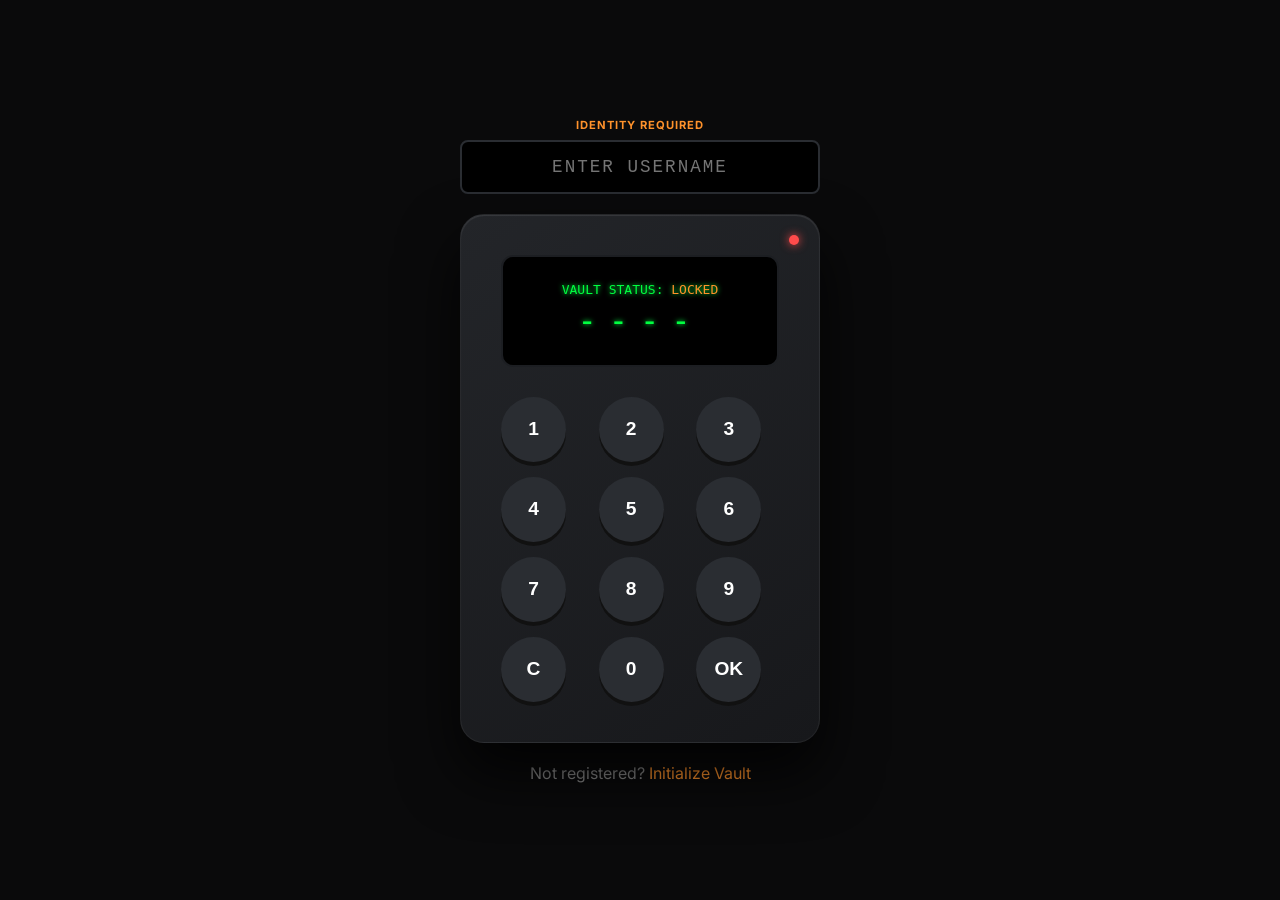
<file: index.html>
<!DOCTYPE html>
<html lang="en">
<head>
    <meta charset="UTF-8">
    <meta name="viewport" content="width=device-width, initial-scale=1.0">
    <title>Vaultify | Secure Entry</title>
    <link rel="stylesheet" href="main.css">
    <link rel="stylesheet" href="locker.css">
</head>
<body>

    <div class="auth-container">
        <div class="locker-wrapper" id="mainLocker">
            <div class="input-group" style="margin-bottom: 20px;">
                <label>IDENTITY REQUIRED</label>
                <input type="text" id="loginUser" placeholder="ENTER USERNAME" autocomplete="off" 
                       style="text-align: center; letter-spacing: 2px;">
            </div>

            <div class="locker-panel">
                <div class="status-led" id="statusLed"></div>
                
                <div class="vault-screen">
                    <div class="user-label">VAULT STATUS: <span id="displayStatus" style="color: var(--primary-orange);">LOCKED</span></div>
                    <div class="pin-display" id="pinDisplay">----</div>
                </div>

                <div class="keypad">
                    <button onclick="pressKey(1)">1</button>
                    <button onclick="pressKey(2)">2</button>
                    <button onclick="pressKey(3)">3</button>
                    <button onclick="pressKey(4)">4</button>
                    <button onclick="pressKey(5)">5</button>
                    <button onclick="pressKey(6)">6</button>
                    <button onclick="pressKey(7)">7</button>
                    <button onclick="pressKey(8)">8</button>
                    <button onclick="pressKey(9)">9</button>
                    <button onclick="clearPin()" class="btn-c">C</button>
                    <button onclick="pressKey(0)">0</button>
                    <button onclick="verifyAccess()" class="btn-ok">OK</button>
                </div>
            </div>
            <p class="reg-link" style="margin-top: 20px; color: #888;">
                Not registered? <a href="register.html" style="color: var(--primary-orange); text-decoration: none;">Initialize Vault</a>
            </p>
        </div>
    </div>

    <div id="vaultOverlay" class="vault-overlay">
        <div class="vaultify-logo" id="finalLogo">
            VAULT<span>IFY</span>
        </div>
        <div class="access-msg" id="accessMsg">ACCESS GRANTED</div>
    </div>

    <script src="auth.js"></script>
</body>
</html>
</file>
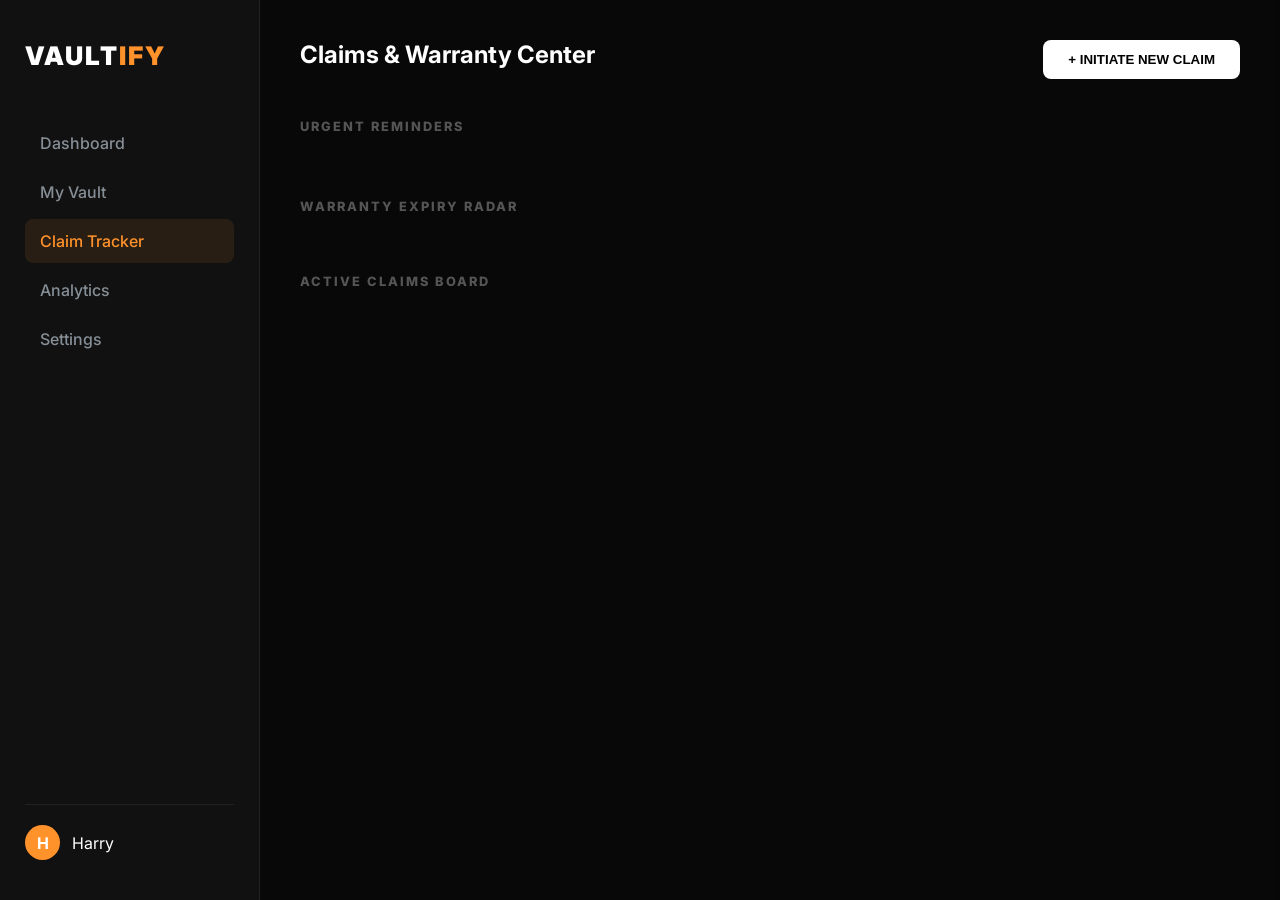
<file: claims.html>
<!DOCTYPE html>
<html lang="en">
<head>
    <meta charset="UTF-8">
    <title>Vaultify | Claim Pro Tracker</title>
    <link rel="stylesheet" href="dashboard.css">
    <link rel="stylesheet" href="claims.css">
    <link rel="stylesheet" href="main.css">
    <script src="main.js"></script>
</head>
<body class="dash-container">

    <aside class="sidebar">
        <div class="brand">VAULT<span>IFY</span></div>
        <nav class="side-nav">
            <a href="dashboard.html" class="nav-link">Dashboard</a>
            <a href="vault.html" class="nav-link">My Vault</a>
            <a href="claims.html" class="nav-link active">Claim Tracker</a>
            <a href="analytics.html" class="nav-link">Analytics</a>
            <a href="settings.html" class="nav-link">Settings</a>
        </nav>
        <div class="user-profile">
            <div class="user-avatar" id="userInitial">U</div>
            <span id="userNameDisplay">HARRY</span>
        </div>
    </aside>

    <main class="main-viewport">
        <header class="dash-header">
            <h2 class="page-title">Claims & Warranty Center</h2>
            <button class="add-btn" onclick="openClaimInitiator()">+ INITIATE NEW CLAIM</button>
        </header>

        <section class="dash-section">
            <h3 class="section-label">URGENT REMINDERS</h3>
            <div class="reminder-flex" id="reminderContainer"></div>
        </section>

        <section class="dash-section">
            <h3 class="section-label">WARRANTY EXPIRY RADAR</h3>
            <div class="expiry-radar-grid" id="expiryRadar"></div>
        </section>

        <section class="dash-section">
            <h3 class="section-label">ACTIVE CLAIMS BOARD</h3>
            <div class="claims-list" id="activeClaimsList"></div>
        </section>
    </main>

    <div id="initiateModal" class="modal-overlay" style="display: none;">
        <div class="modal-card">
            <div class="modal-header"><h3>Launch New Claim</h3></div>
            <div class="input-group">
                <label>Select Product from Vault</label>
                <select id="claimItemSelect" class="pro-input"></select>
            </div>
            <div class="input-group">
                <label>Claim Reason / Issue Description</label>
                <textarea id="issueDesc" rows="4" class="pro-input" placeholder="Explain the fault details..."></textarea>
            </div>
            <div class="modal-btns">
                <button onclick="closeModal('initiateModal')" class="btn-cancel">Discard</button>
                <button onclick="submitClaim()" class="btn-save">Submit Claim</button>
            </div>
        </div>
    </div>

    <div id="workspaceDrawer" class="overview-drawer">
        <div id="drawerUI"></div>
    </div>

    <script src="claims.js"></script>
</body>
</html>
</file>
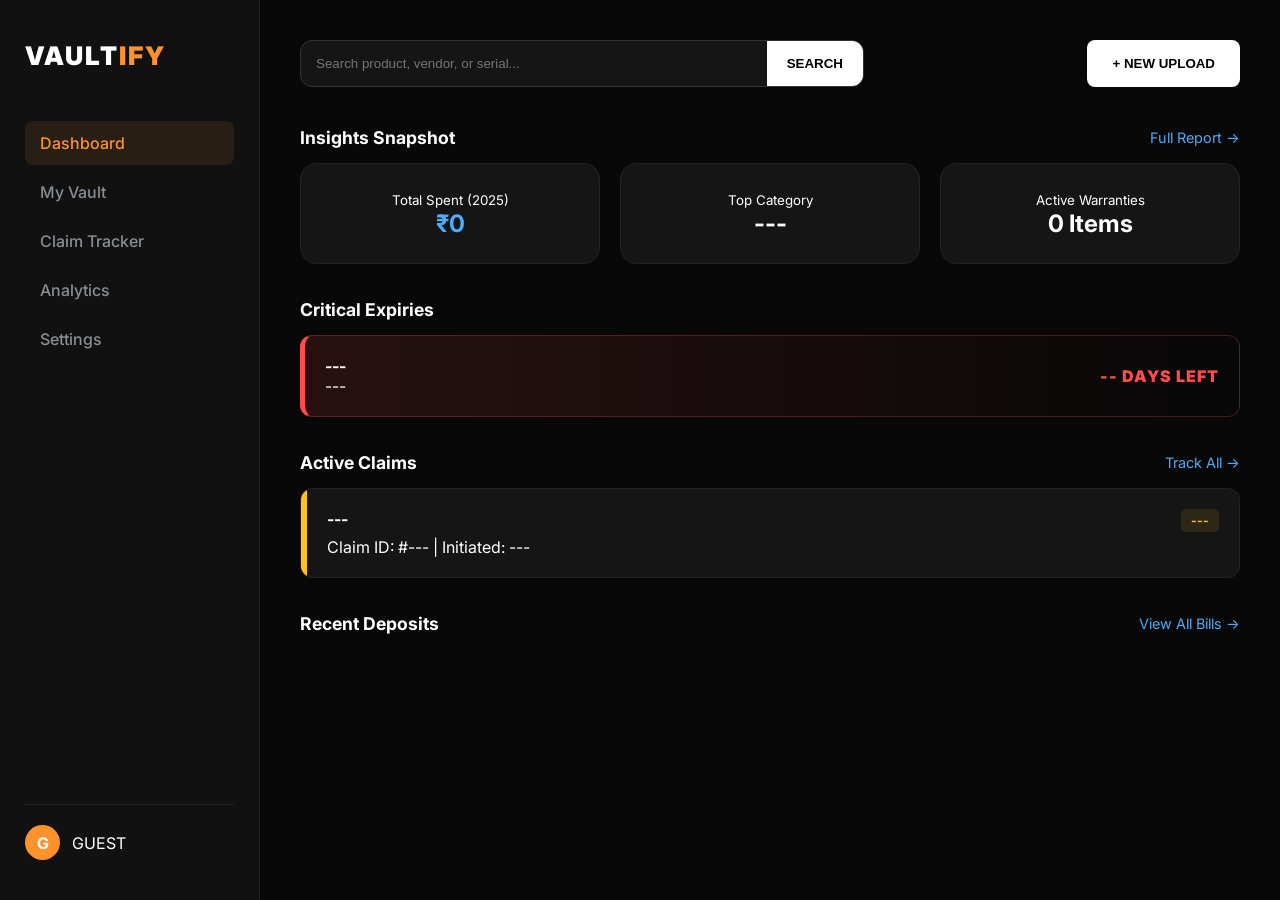
<file: dashboard.html>
<!DOCTYPE html>
<html lang="en">
<head>
    <meta charset="UTF-8">
    <title>Vaultify | Command Center</title>
    <link rel="stylesheet" href="main.css">
    <link rel="stylesheet" href="dashboard.css">
    <script src="main.js"></script>
</head>
<body class="dash-container">

    <aside class="sidebar">
        <div class="brand">VAULT<span>IFY</span></div>
        <nav class="side-nav">
            <a href="dashboard.html" class="nav-link active">Dashboard</a>
            <a href="vault.html" class="nav-link">My Vault</a>
            <a href="claims.html" class="nav-link">Claim Tracker</a>
            <a href="analytics.html" class="nav-link">Analytics</a>
            <a href="settings.html" class="nav-link">Settings</a>
        </nav>
        <div class="user-profile">
            <div class="user-avatar" id="userInitial">U</div>
            <span id="userNameDisplay">LOADING...</span>
        </div>
    </aside>

    <main class="main-viewport">
        <header class="dash-header">
            <div class="search-wrapper">
                <input type="text" id="globalSearch" placeholder="Search product, vendor, or serial...">
                <button class="scan-btn">SEARCH</button>
            </div>
            <button class="add-btn">+ NEW UPLOAD</button>
        </header>

        <section class="dash-section">
            <div class="section-header">
                <h3>Insights Snapshot</h3>
                <a href="analytics.html">Full Report →</a>
            </div>
            <div class="insights-grid">
                <div class="insight-card"><small>Total Spent (2025)</small><h2 class="text-blue" id="statTotal">₹0</h2></div>
                <div class="insight-card"><small>Top Category</small><h2 id="statCategory">---</h2></div>
                <div class="insight-card"><small>Active Warranties</small><h2 id="statCount">0 Items</h2></div>
            </div>
        </section>

        <section class="dash-section" id="expirySection">
            <div class="section-header"><h3>Critical Expiries</h3></div>
            <div class="expiry-banner">
                <div class="expiry-content">
                    <strong id="expName">---</strong>
                    <p id="expDetail">---</p>
                </div>
                <div class="countdown" id="expDays">-- DAYS LEFT</div>
            </div>
        </section>

        <section class="dash-section">
            <div class="section-header">
                <h3>Active Claims</h3>
                <a href="claims.html">Track All →</a>
            </div>
            <div class="claim-item-detailed">
                <div class="status-bar-yellow"></div>
                <div class="claim-info">
                    <div class="claim-top">
                        <strong id="claimName">---</strong>
                        <span class="badge-yellow" id="claimStatus">---</span>
                    </div>
                    <p id="claimMeta">Claim ID: #--- | Initiated: ---</p>
                </div>
            </div>
        </section>

        <section class="dash-section">
            <div class="section-header">
                <h3>Recent Deposits</h3>
                <a href="vault.html">View All Bills →</a>
            </div>
            <div class="deposits-flex" id="depositsContainer">
                </div>
        </section>
    </main>

    <script src="dashboard.js"></script>
</body>
</html>
</file>
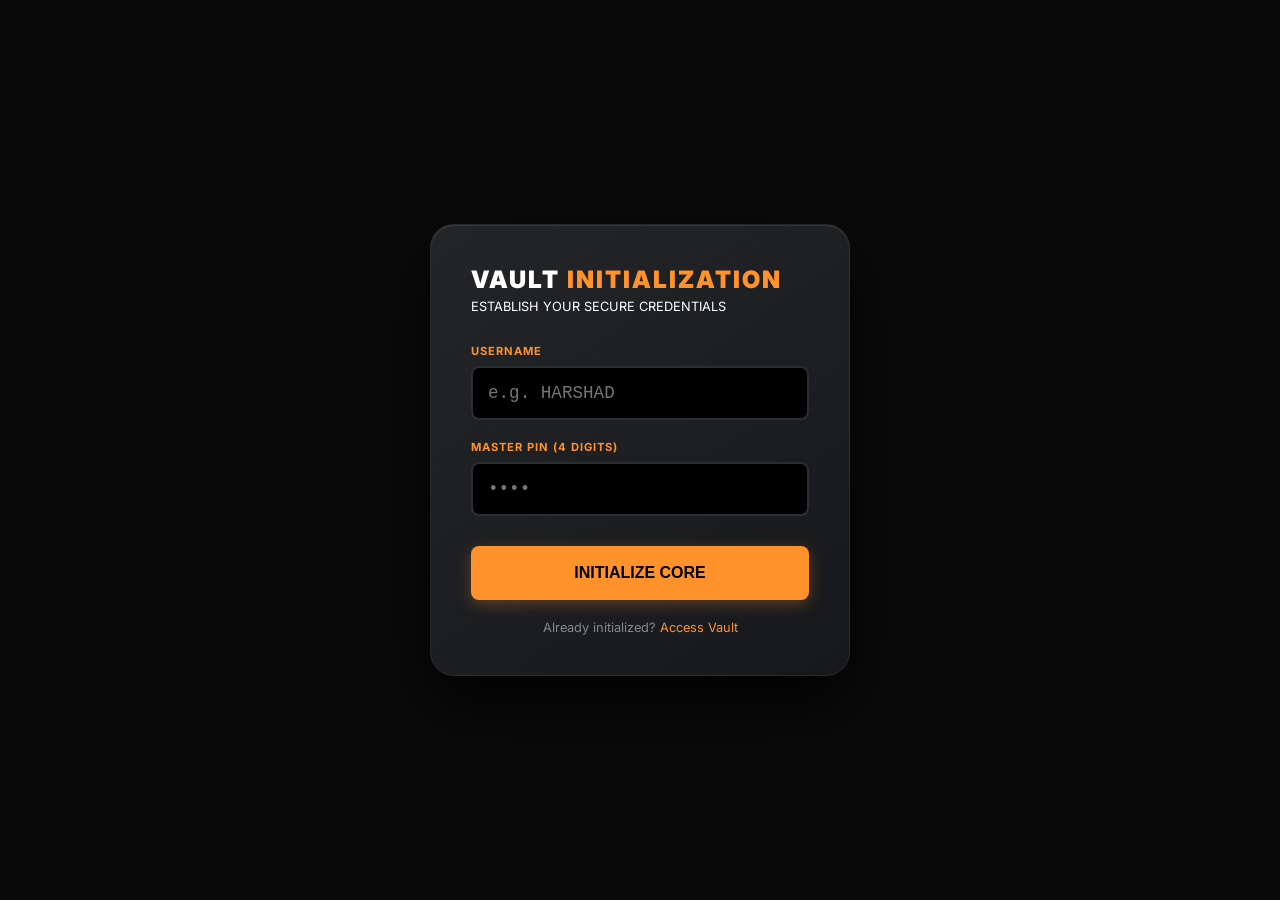
<file: register.html>
<!DOCTYPE html>
<html lang="en">
<head>
    <meta charset="UTF-8">
    <meta name="viewport" content="width=device-width, initial-scale=1.0">
    <title>Vaultify | Initialize Vault</title>
    <link rel="stylesheet" href="main.css">
    <link rel="stylesheet" href="locker.css">
</head>
<body>

    <div class="auth-container">
        <div class="locker-panel registration-panel">
            <h2 class="auth-title">VAULT <span>INITIALIZATION</span></h2>
            <p class="auth-subtitle">Establish your secure credentials</p>

            <div class="input-group">
                <label>USERNAME</label>
                <input type="text" id="regUser" placeholder="e.g. HARSHAD" autocomplete="off">
            </div>

            <div class="input-group">
                <label>MASTER PIN (4 DIGITS)</label>
                <input type="password" id="regPin" maxlength="4" placeholder="••••" autocomplete="off">
            </div>

            <button class="btn-vault-action" onclick="initializeVault()">
                INITIALIZE CORE
            </button>

            <p class="auth-switch" style="margin-top: 20px; text-align: center; font-size: 0.8rem; color: #888;">
                Already initialized? <a href="login.html" style="color: var(--primary-orange); text-decoration: none;">Access Vault</a>
            </p>
        </div>
    </div>

    <div id="initOverlay" class="init-overlay">
        <div class="scanning-bar"></div>
        <div class="init-text">ENCRYPTING VAULT CORE... <span id="percent">0%</span></div>
    </div>

    <script src="register.js"></script>
</body>
</html>
</file>
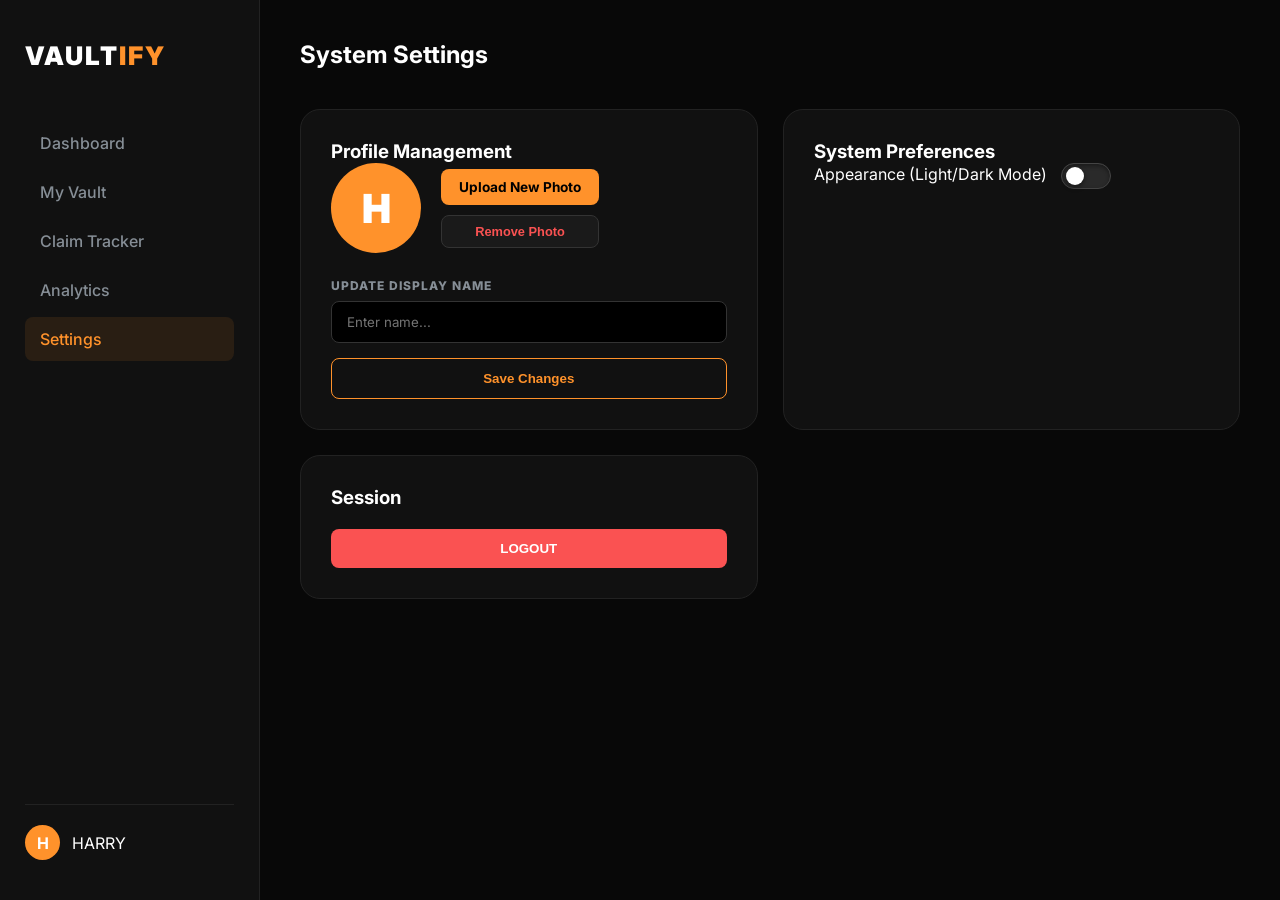
<file: settings.html>
<!DOCTYPE html>
<html lang="en">
<head>
    <meta charset="UTF-8">
    <title>Vaultify | Settings</title>
    <link rel="stylesheet" href="main.css">
    <link rel="stylesheet" href="dashboard.css">
    <link rel="stylesheet" href="settings.css">
    <script src="main.js"></script>
</head>
<body class="dash-container">

    <aside class="sidebar">
        <div class="brand">VAULT<span>IFY</span></div>
        <nav class="side-nav">
            <a href="dashboard.html" class="nav-link">Dashboard</a>
            <a href="vault.html" class="nav-link">My Vault</a>
            <a href="claims.html" class="nav-link">Claim Tracker</a>
            <a href="analytics.html" class="nav-link">Analytics</a>
            <a href="settings.html" class="nav-link active">Settings</a>
        </nav>
        <div class="user-profile">
            <div class="user-avatar" id="sidebarAvatar">U</div>
            <span id="userNameDisplay">HARRY</span>
        </div>
    </aside>

    <main class="main-viewport">
        <header class="dash-header">
            <h2 class="page-title">System Settings</h2>
        </header>

        <section class="settings-grid">
            <div class="settings-card">
                <h3>Profile Management</h3>
                <div class="profile-edit-zone">
                    <div class="large-avatar" id="settingsAvatar">H</div>
                    <div class="upload-controls">
                        <label for="avatarUpload" class="upload-label">Upload New Photo</label>
                        <input type="file" id="avatarUpload" hidden accept="image/*">
                        <button class="remove-btn" onclick="removeAvatar()">Remove Photo</button>
                    </div>
                </div>
                <div class="input-group">
                    <label>Update Display Name</label>
                    <input type="text" id="newNameInput" placeholder="Enter name...">
                </div>
                <button class="save-btn" onclick="saveProfileChanges()">Save Changes</button>
            </div>

            <div class="settings-card">
                <h3>System Preferences</h3>
                <div class="preference-item">
                    <span>Appearance (Light/Dark Mode)</span>
                    <label class="switch">
                        <input type="checkbox" id="themeToggle" onchange="toggleTheme()">
                        <span class="slider"></span>
                    </label>
                </div>
            </div>

            <div class="settings-card logout-zone">
                <h3>Session</h3>
                <button class="logout-btn" onclick="handleLogout()">LOGOUT</button>
            </div>
        </section>
    </main>

    <script src="settings.js"></script>
</body>
</html>
</file>
<file: main.css>
@import url('https://fonts.googleapis.com/css2?family=Inter:wght@400;700;900&display=swap');

:root {
    --primary-orange: #FF922B;
    --vault-dark: #0a0a0b;
    --panel-metal: linear-gradient(145deg, #232529, #17181b);
    --display-green: #00FF41;
    --white: #ffffff;
    --shadow-locker: 0 30px 60px rgba(0,0,0,0.8);
}

* { box-sizing: border-box; margin: 0; padding: 0; }

body {
    font-family: 'Inter', sans-serif;
    background-color: var(--vault-dark);
    color: var(--white);
    min-height: 100vh; 
    overflow-x: hidden; 
}

/* --- LIGHT MODE SUPREMACY: CONSOLIDATED MASTER OVERRIDES --- */
body.light-mode { 
    background-color: #f1f3f5 !important; 
    color: #1a1a1b !important; 
}

/* 1. LAYOUT & SIDEBAR */
body.light-mode .dash-container { background: #f8f9fa; }
body.light-mode .sidebar { 
    background: #ffffff !important; 
    border-right: 1px solid #dee2e6 !important; 
    box-shadow: 4px 0 15px rgba(0,0,0,0.03);
}
body.light-mode .nav-link { color: #5c636a !important; }
body.light-mode .nav-link.active, 
body.light-mode .nav-link:hover { 
    background: rgba(255, 146, 43, 0.1) !important; 
    color: var(--primary-orange) !important; 
    font-weight: 800;
}

/* 2. CARD ELEVATION (Settings, Insights, Metrics) */
body.light-mode .insight-card, 
body.light-mode .deposit-card, 
body.light-mode .metric-card, 
body.light-mode .chart-wrapper,
body.light-mode .ledger-card,
body.light-mode .folder-card,
body.light-mode .claim-row,
body.light-mode .expiry-card,
body.light-mode .settings-card,
body.light-mode .rem-card,
body.light-mode .claim-item-detailed { 
    background: #ffffff !important; 
    border: 1px solid #dee2e6 !important; 
    color: #111112 !important; 
    box-shadow: 0 4px 6px rgba(0,0,0,0.02), 0 10px 20px rgba(0,0,0,0.05) !important;
}

/* FIX 1: Dashboard Active Claims (Force White Background & Dark Text) */
body.light-mode .claim-item-detailed { background: #ffffff !important; color: #1a1a1b !important; }
body.light-mode .claim-info strong { color: #1a1a1b !important; }
body.light-mode .claim-info span { color: #6c757d !important; }

/* FIX 2: Vault Folder Image Boxes & Text */
body.light-mode .preview-box, 
body.light-mode .visual-sleeve { background: #e9ecef !important; border: 1px solid #dee2e6; }
body.light-mode .folder-card p { color: #1a1a1b !important; font-weight: 700; }
body.light-mode .chip { background: #ffffff !important; color: #495057 !important; border: 1px solid #dee2e6 !important; }
body.light-mode .chip.active { background: #fff4e6 !important; color: var(--primary-orange) !important; border-color: var(--primary-orange) !important; }

/* 3. VAULT LEDGER: HIGH VISIBILITY */
body.light-mode .vault-table thead th {
    background: #212529 !important; /* Dark anchor header */
    color: #ffffff !important;
    text-transform: uppercase;
    letter-spacing: 1.5px;
    font-size: 0.75rem;
}
body.light-mode .vault-table td {
    color: #111112 !important; 
    border-bottom: 1px solid #f1f3f5;
    font-weight: 600;
}

/* 4. EXPIRY & STATUS PARAMETERS */
/* Red Alert */
body.light-mode .expiry-banner, 
body.light-mode .expiry-card.status-red,
body.light-mode .expiry-card.expired,
body.light-mode .rem-card.urgent {
    background: #fff5f5 !important;
    border: 1px solid #ffc9c9 !important;
    border-left: 5px solid #fa5252 !important;
}
body.light-mode .countdown, 
body.light-mode .days-left-red,
body.light-mode .status-red,
body.light-mode #expDays,
body.light-mode .expiry-card.status-red b { 
    color: #e03131 !important; 
    font-weight: 900 !important; 
}

/* FIX 3: Claims Radar Green Border & Reminders */
body.light-mode .expiry-card { border-left: 6px solid #40c057 !important; }
body.light-mode .rem-card { background: #ffffff !important; border-left: 4px solid #4dabf7 !important; color: #1a1a1b !important; }
body.light-mode .rem-card p { color: #6c757d !important; }

/* Green Alert & Verified */
body.light-mode .tag-verified, 
body.light-mode .status-green,
body.light-mode .status-safe,
body.light-mode .expiry-card:not(.expired) b {
    background: #ebfbee !important;
    color: #087f5b !important;
    border: 1px solid #b2f2bb !important;
    font-weight: 700;
}

/* 5. INPUTS & FORMS (Settings Fix) */
body.light-mode .input-group input,
body.light-mode .pro-input,
body.light-mode .status-select,
body.light-mode input[type="text"],
body.light-mode input[type="number"] {
    background: #ffffff !important;
    border: 1px solid #ced4da !important;
    color: #111112 !important;
}

body.light-mode .input-group label,
body.light-mode .section-label,
body.light-mode .metric-card label { 
    color: #6c757d !important; 
    font-weight: 800; 
    text-transform: uppercase;
}

/* FIX 5: Settings Buttons & Toggle */
body.light-mode .remove-btn, 
body.light-mode .settings-card button:not(.save-btn, .logout-btn) {
    background: #f8f9fa !important;
    color: #495057 !important;
    border: 1px solid #dee2e6 !important;
}
body.light-mode .slider { background-color: #dee2e6 !important; }
body.light-mode .slider:before { background-color: #ffffff !important; box-shadow: 0 2px 4px rgba(0,0,0,0.1); }
body.light-mode input:checked + .slider { background-color: var(--primary-orange) !important; }

/* 6. DRAWER & MODAL UI */
body.light-mode .overview-drawer {
    background: #ffffff !important;
    border-left: 1px solid #dee2e6 !important;
    box-shadow: -10px 0 40px rgba(0,0,0,0.1) !important;
}
body.light-mode .drawer-header { border-bottom: 1px solid #f1f3f5; }

/* FIX 4: Analytics Chart Labels visibility */
body.light-mode .chart-wrapper h3 { color: #1a1a1b !important; }

body.light-mode .desc-display,
body.light-mode .modal-card { 
    background: #f8f9fa !important; 
    border: 1px solid #dee2e6 !important;
    color: #212529 !important;
}

/* Slider Toggle Light Mode */
body.light-mode .slider { background: #dee2e6; }
body.light-mode .slider:before { background: #fff; box-shadow: 0 2px 4px rgba(0,0,0,0.1); }

/* Ensure the toggle track is visible in light mode */
body.light-mode .slider { 
    background-color: #dee2e6 !important; 
    border: 1px solid #ced4da !important; 
    box-shadow: inset 0 2px 4px rgba(0,0,0,0.05) !important;
}

body.light-mode .slider:before { 
    background-color: #ffffff !important; 
    box-shadow: 0 2px 4px rgba(0,0,0,0.2) !important;
}

.auth-container {
    display: flex;
    justify-content: center;
    align-items: center;
    min-height: 100vh;
    width: 100%;
    padding: 20px;
}
</file>
<file: locker.css>
/* static/css/locker.css */
.locker-wrapper {
    transition: all 0.8s cubic-bezier(0.4, 0, 0.2, 1);
    text-align: center;
}

.locker-panel {
    background: var(--panel-metal);
    padding: 40px;
    border-radius: 24px;
    border: 1px solid rgba(255,255,255,0.05);
    box-shadow: var(--shadow-locker), inset 0 1px 1px rgba(255,255,255,0.1);
    width: 360px;
    position: relative;
}

.status-led {
    width: 10px; height: 10px; background: #ff4b4b;
    border-radius: 50%; position: absolute; top: 20px; right: 20px;
    box-shadow: 0 0 10px #ff4b4b;
    transition: 0.3s;
}

.vault-screen {
    background: #000;
    padding: 25px;
    border-radius: 12px;
    margin-bottom: 30px;
    border: 2px solid #1c1e22;
    color: var(--display-green);
    font-family: monospace;
    text-shadow: 0 0 5px var(--display-green);
}

.pin-display { font-size: 2rem; letter-spacing: 12px; margin-top: 5px; }

.keypad { display: grid; grid-template-columns: repeat(3, 1fr); gap: 15px; }

.keypad button {
    height: 65px; width: 65px; border-radius: 50%; border: none;
    background: #2a2d32; color: white; font-size: 1.2rem; font-weight: bold;
    cursor: pointer; box-shadow: 0 4px 0 #111;
    transition: 0.1s;
}

.keypad button:active { transform: translateY(3px); box-shadow: 0 1px 0 #111; background: var(--primary-orange); }

/* --- CONVERGENCE ANIMATION --- */
/* --- HIGH-INTENSITY CONVERGENCE ANIMATION --- */

.vault-overlay {
    position: fixed;
    top: 0;
    left: 0;
    width: 100vw;
    height: 100vh;
    background: radial-gradient(circle, #1a1a1a 0%, #000 100%); /* Adds depth to the background */
    display: none; 
    justify-content: center;
    align-items: center;
    z-index: 9999;
    overflow: hidden;
}

/* The Beam Style - RE-ENGINEERED FOR SUPREMACY */
.beam {
    position: absolute;
    width: 6px;             /* Made thicker */
    height: 250px;          /* Made much longer for a "laser" look */
    background: #fff;       /* White core for realistic laser intensity */
    border-radius: 100px;
    opacity: 0; 
    will-change: top, left, opacity, transform;
    pointer-events: none;
    
    /* Triple layered glow for massive visibility */
    box-shadow: 
        0 0 10px #fff, 
        0 0 30px var(--primary-orange), 
        0 0 60px var(--primary-orange),
        0 0 100px var(--primary-orange); 
    
    transition: all 0.6s cubic-bezier(0.19, 1, 0.22, 1);
}

/* The Logo Appearance - CRITICAL IMPACT */
.vaultify-logo {
    font-size: 5rem;        /* Slightly larger */
    font-weight: 900;
    letter-spacing: 15px;   /* Increased for premium feel */
    color: white;
    opacity: 0;
    transform: scale(0.3);  /* Starts smaller for a bigger "pop" */
    
    /* Added glow to the logo itself so it doesn't look flat */
    /* text-shadow: 0 0 20px rgba(255, 255, 255, 0.5), 0 0 40px var(--primary-orange); */
    
    transition: all 0.8s cubic-bezier(0.175, 0.885, 0.32, 1.275);
    z-index: 10;
}

.vaultify-logo span {
    color: var(--primary-orange);
    /* text-shadow: 0 0 30px var(--primary-orange); */
}

/* ACCESS GRANTED Message */
.access-msg {
    position: absolute;
    bottom: 15%;
    color: var(--display-green);
    font-family: 'Courier New', monospace;
    font-size: 1.2rem;
    font-weight: bold;
    letter-spacing: 8px;
    opacity: 0;
    /* text-shadow: 0 0 10px var(--display-green); */
    transition: all 0.5s ease;
}

.vault-screen.shake-error {
    animation: shake 0.4s;
    border-color: #ff4b4b !important;
}

@keyframes shake {
    0%, 100% { transform: translateX(0); }
    25% { transform: translateX(-8px); }
    75% { transform: translateX(8px); }
}

.beam {
    /* Ensure hardware acceleration for smooth laser movement */
    will-change: top, left, opacity, transform;
    pointer-events: none;
}

/* static/css/auth.css Addition */

.registration-panel {
    width: 420px;
    text-align: left;
}

.auth-title {
    font-size: 1.5rem;
    font-weight: 900;
    letter-spacing: 2px;
    margin-bottom: 5px;
}

.auth-title span { color: var(--primary-orange); }

.auth-subtitle {
    font-size: 0.8rem;
    color: var(--text-muted);
    margin-bottom: 30px;
    text-transform: uppercase;
}

.input-group {
    margin-bottom: 20px;
}

.input-group label {
    display: block;
    font-size: 0.7rem;
    font-weight: bold;
    margin-bottom: 8px;
    color: var(--primary-orange);
    letter-spacing: 1px;
}

.input-group input {
    width: 100%;
    background: #000;
    border: 2px solid #2a2d32;
    padding: 15px;
    border-radius: 8px;
    color: var(--display-green);
    font-family: 'Courier New', monospace;
    font-size: 1.1rem;
    transition: var(--transition);
}

.input-group input:focus {
    outline: none;
    border-color: var(--primary-orange);
    box-shadow: 0 0 10px rgba(255, 146, 43, 0.2);
}

.btn-vault-action {
    width: 100%;
    background: var(--primary-orange);
    color: #000;
    border: none;
    padding: 18px;
    border-radius: 8px;
    font-weight: 900;
    font-size: 1rem;
    cursor: pointer;
    margin-top: 10px;
    box-shadow: 0 4px 15px rgba(255, 146, 43, 0.3);
    transition: var(--transition);
}

.btn-vault-action:hover {
    transform: translateY(-2px);
    background: #ff9d42;
}

/* Initialization Overlay */
.init-overlay {
    position: fixed; top: 0; left: 0; width: 100%; height: 100%;
    background: #000; z-index: 10000; display: none;
    flex-direction: column; justify-content: center; align-items: center;
}

.scanning-bar {
    width: 300px; height: 4px; background: #1a1b1e;
    border-radius: 2px; position: relative; overflow: hidden;
    margin-bottom: 20px;
}

.scanning-bar::after {
    content: ''; position: absolute; left: -50%; width: 50%; height: 100%;
    background: var(--display-green);
    box-shadow: 0 0 15px var(--display-green);
    animation: scan 1.5s infinite;
}

@keyframes scan {
    from { left: -50%; }
    to { left: 100%; }
}

.init-text { color: var(--display-green); font-family: monospace; letter-spacing: 2px; }
</file>
<file: dashboard.css>
/* Layout Base */
.dash-container {
    display: grid;
    grid-template-columns: 260px 1fr;
    height: 100vh;
    background: #080808;
    color: #fff;
    overflow: hidden;
}

/* Sidebar Refinement */
.sidebar {
    background: #111;
    padding: 40px 25px;
    border-right: 1px solid #222;
    display: flex;
    flex-direction: column;
}

.brand { font-size: 1.6rem; font-weight: 900; letter-spacing: 2px; margin-bottom: 50px; }
.brand span { color: #FF922B; }

.side-nav { flex: 1; }
.nav-link {
    display: block; padding: 15px 0; color: #666;
    text-decoration: none; font-weight: 600; transition: 0.3s;
}
.nav-link.active, .nav-link:hover { color: #FF922B; }

.user-profile {
    display: flex; align-items: center; gap: 12px;
    padding-top: 20px; border-top: 1px solid #222;
}
.user-avatar { 
    width: 35px; height: 35px; background: #FF922B; 
    border-radius: 50%; display: grid; place-items: center; font-weight: bold;
}

/* Header & Search */
.main-viewport { padding: 40px; overflow-y: auto; }
.dash-header { display: flex; justify-content: space-between; margin-bottom: 40px; }

.search-wrapper {
    background: #151515; border: 1px solid #333;
    border-radius: 12px; display: flex; width: 60%; overflow: hidden;
}
.search-wrapper input {
    background: transparent; border: none; color: #fff; padding: 15px; flex: 1; outline: none;
}
.scan-btn { background: #fff; border: none; padding: 0 20px; font-weight: bold; cursor: pointer; }

.add-btn {
    background: #fff; color: #000; border: none; padding: 12px 25px;
    border-radius: 8px; font-weight: 800; cursor: pointer;
}

/* Section Common */
.dash-section { margin-bottom: 35px; }
.section-header { display: flex; justify-content: space-between; margin-bottom: 15px; align-items: center; }
.section-header h3 { font-size: 1.1rem; }
.section-header a { color: #4dabf7; text-decoration: none; font-size: 0.9rem; }

/* Insights Grid */
.insights-grid { display: grid; grid-template-columns: repeat(3, 1fr); gap: 20px; }
.insight-card { background: #151515; padding: 25px; border-radius: 16px; border: 1px solid #222; text-align: center; }
.text-blue { color: #4dabf7; }

/* Expiry Banner */
.expiry-banner {
    background: linear-gradient(90deg, #ff4b4b22 0%, #0000 100%);
    border: 1px solid #ff4b4b44; border-left: 5px solid #ff4b4b;
    padding: 20px; border-radius: 12px; display: flex; justify-content: space-between; align-items: center;
}
.countdown { color: #ff4b4b; font-weight: 900; letter-spacing: 1px; }

/* Deposit Cards (The ones you wanted updated) */
.deposits-flex { display: flex; gap: 20px; }
.deposit-card {
    background: #151515; padding: 20px; border-radius: 15px;
    border: 1px solid #222; flex: 1;
}
.deposit-card p { color: #888; font-size: 0.85rem; margin: 5px 0 12px 0; }
.tag-verified {
    background: #12b88622; color: #12b886; padding: 4px 12px;
    border-radius: 20px; font-size: 0.75rem; font-weight: bold;
}

/* Claim Detailed */
.claim-item-detailed {
    background: #151515; display: flex; border-radius: 12px;
    border: 1px solid #222; overflow: hidden;
}
.status-bar-yellow { width: 6px; background: #fcc419; }
.claim-info { padding: 20px; flex: 1; }
.claim-top { display: flex; justify-content: space-between; margin-bottom: 5px; }
.badge-yellow { color: #fcc419; font-size: 0.8rem; font-weight: bold; }

/* Add/Update these specific classes in static/css/dashboard.css */

.deposits-flex {
    display: flex;
    gap: 20px;
    flex-wrap: wrap; /* Prevents cards from smashing into each other */
}

.deposit-card {
    background: #151515;
    padding: 20px;
    border-radius: 15px;
    border: 1px solid #222;
    min-width: 280px; /* Ensures consistent size for dynamic data */
    flex: 1;
    transition: transform 0.3s ease;
}

.deposit-card:hover {
    transform: translateY(-5px);
    border-color: var(--primary-orange);
}

.badge-yellow { color: #fcc419; background: rgba(252, 196, 25, 0.1); padding: 4px 10px; border-radius: 5px; font-size: 0.75rem; }
.status-bar-yellow { width: 6px; background: #fcc419; }

/* Placeholder for empty database state */
.dash-section:empty::after {
    content: "No recent data found. Upload a bill to begin.";
    color: #444;
    font-size: 0.9rem;
    display: block;
    padding: 20px;
}

/* Update these specific sections in dashboard.css */

.sidebar {
    background: #111;
    padding: 40px 25px;
    border-right: 1px solid #222;
    display: flex;
    flex-direction: column;
    height: 100vh;
}

.nav-link {
    display: block;
    padding: 12px 15px;
    color: #868e96;
    text-decoration: none;
    font-weight: 500;
    border-radius: 8px;
    margin-bottom: 5px;
    transition: 0.3s;
}

.nav-link.active, .nav-link:hover {
    background: rgba(255, 146, 43, 0.1);
    color: var(--primary-orange);
}

.deposits-flex {
    display: flex;
    gap: 20px;
    overflow-x: auto; /* Horizontal scroll if too many bills */
    padding-bottom: 10px;
}

.deposit-card {
    min-width: 280px;
    background: #151515;
    padding: 20px;
    border-radius: 15px;
    border: 1px solid #222;
    flex: 0 0 auto;
}
</file>
<file: claims.css>
/* claims.css - Refined UI Build */

.section-label { font-size: 0.8rem; color: #555; letter-spacing: 2px; margin-bottom: 20px; font-weight: 800; }

/* EXPIRY RADAR */
.expiry-radar-grid { display: grid; grid-template-columns: repeat(auto-fill, minmax(200px, 1fr)); gap: 15px; margin-bottom: 40px; }
.expiry-card { background: #111; padding: 20px; border-radius: 12px; border-left: 6px solid; }
.status-green { border-left-color: #12b886; color: #12b886; }
.status-orange { border-left-color: #fcc419; color: #fcc419; }
.status-red { border-left-color: #fa5252; color: #fa5252; }
.days-pill { margin-top: 10px; font-size: 0.75rem; font-weight: bold; color: #888; }

/* REMINDERS */
.reminder-flex { display: flex; gap: 15px; overflow-x: auto; padding-bottom: 10px; margin-bottom: 30px; }
.rem-card { min-width: 280px; background: #1a1a1a; padding: 15px; border-radius: 10px; border-left: 4px solid #4dabf7; }
.rem-card.urgent { border-left-color: #fa5252; }
.rem-card p { font-size: 0.8rem; color: #888; margin-top: 5px; }

/* ACTIVE BOARD */
.claim-row { background: #111; padding: 18px; border-radius: 12px; display: flex; align-items: center; cursor: pointer; margin-bottom: 10px; border: 1px solid #222; transition: 0.2s; }
.claim-row:hover { border-color: #FF922B; background: #161616; }
.dot { width: 10px; height: 10px; border-radius: 50%; margin-right: 15px; flex-shrink: 0; }
.pending { background: #fcc419; box-shadow: 0 0 10px #fcc419; }
.approved { background: #4dabf7; box-shadow: 0 0 10px #4dabf7; }
.resolved { background: #12b886; box-shadow: 0 0 10px #12b886; }
.rejected { background: #fa5252; box-shadow: 0 0 10px #fa5252; }

/* Proper Alignment for Text in Rows */
.claim-info { display: flex; flex-direction: column; justify-content: center; }
.claim-info strong { color: #fff; font-size: 0.95rem; }
.claim-info span { font-size: 0.75rem; color: #666; font-weight: bold; margin-top: 2px; text-transform: uppercase; }

/* DRAWER SYSTEM */
.overview-drawer {
    position: fixed;
    right: -450px; /* Slightly wider for better breathing room */
    top: 0;
    width: 400px;
    height: 100%;
    background: #0f0f0f; /* Darker background for contrast */
    border-left: 1px solid #222;
    transition: 0.3s cubic-bezier(0.4, 0, 0.2, 1);
    z-index: 1000;
    overflow-y: auto;
    box-shadow: -10px 0 30px rgba(0,0,0,0.5);
}

.overview-drawer.active { right: 0; }

/* Internal Drawer Spacing */
.drawer-header { padding: 25px; border-bottom: 1px solid #222; display: flex; justify-content: space-between; align-items: center; }
.drawer-header h3 { color: #FF922B; margin: 0; font-size: 1.2rem; }
.close-x { background: none; border: none; color: #888; font-size: 1.5rem; cursor: pointer; }

.drawer-body { padding: 25px; }

/* Drawer Content Styling */
.work-meta label, .work-action label, .timeline label { 
    display: block; 
    font-size: 0.7rem; 
    color: #555; 
    letter-spacing: 1.5px; 
    font-weight: 800; 
    margin-bottom: 8px; 
}

.desc-display { 
    background: #000; 
    border: 1px solid #222; 
    padding: 15px; 
    border-radius: 8px; 
    font-size: 0.85rem; 
    color: #bbb; 
    line-height: 1.5;
}

.work-action { margin-top: 30px; padding-top: 20px; border-top: 1px solid #222; }

.status-select { 
    width: 100%; 
    padding: 12px; 
    background: #000; 
    color: #fff; 
    border: 1px solid #333; 
    border-radius: 8px; 
    cursor: pointer; 
    outline: none;
}
.status-select:focus { border-color: #FF922B; }

/* Doc Previews */
.doc-preview-area { display: grid; grid-template-columns: 1fr; gap: 15px; margin-top: 15px; }
.doc-card { background: #1a1a1a; padding: 12px; border-radius: 10px; border: 1px solid #222; }
.doc-card img { width: 100%; border-radius: 6px; margin-bottom: 10px; border: 1px solid #333; }
.doc-card p { font-size: 0.7rem; color: #888; text-align: center; }

/* Timeline */
.timeline { margin-top: 40px; }
.time-row { 
    display: flex; 
    justify-content: space-between; 
    padding: 12px 0; 
    border-bottom: 1px solid #1a1a1a; 
    font-size: 0.8rem; 
}
.time-row span { color: #666; }
.time-row b { color: #FF922B; }

/* Action Buttons */
.btn-del { 
    width: 100%; 
    margin-top: 40px; 
    background: rgba(250, 82, 82, 0.1); 
    border: 1px solid #fa5252; 
    color: #fa5252; 
    padding: 14px; 
    border-radius: 8px; 
    cursor: pointer; 
    font-weight: bold;
    transition: 0.2s;
}
.btn-del:hover { background: #fa5252; color: #fff; }

/* MODAL */
.modal-overlay { position: fixed; top: 0; left: 0; width: 100%; height: 100%; background: rgba(0,0,0,0.95); z-index: 9999; display: none; justify-content: center; align-items: center; }
.modal-card { background: #111; width: 450px; padding: 30px; border-radius: 16px; border: 1px solid #333; }
.pro-input { width: 100%; background: #000; border: 1px solid #333; color: #fff; padding: 12px; border-radius: 8px; margin-top: 10px; font-family: inherit; }
</file>
<file: settings.css>
/* static/css/settings.css */
.settings-grid {
    display: grid;
    grid-template-columns: repeat(auto-fit, minmax(320px, 1fr));
    gap: 25px;
}

.settings-card {
    padding: 30px;
    border-radius: 20px;
    border: 1px solid #222;
    background: #111;
    transition: transform 0.3s ease;
}

.profile-edit-zone {
    display: flex;
    align-items: center;
    gap: 20px;
    margin-bottom: 25px;
}

.large-avatar {
    width: 90px;
    height: 90px;
    border-radius: 50%;
    background: var(--primary-orange);
    display: grid;
    place-items: center;
    font-size: 2.5rem;
    font-weight: 900;
}

/* UPLOAD & REMOVE CONTROLS */
.upload-controls { display: flex; flex-direction: column; gap: 10px; }

.upload-label { 
    background: var(--primary-orange); 
    color: #000; 
    padding: 10px 18px; 
    border-radius: 8px; 
    cursor: pointer; 
    font-weight: bold; 
    font-size: 0.85rem; 
    text-align: center;
    transition: 0.2s;
}

.remove-btn {
    background: #1a1a1a;
    color: #fa5252;
    border: 1px solid #333;
    padding: 8px 15px;
    border-radius: 8px;
    cursor: pointer;
    font-size: 0.8rem;
    font-weight: 600;
}

/* INPUT BOX STYLING */
.input-group { margin-top: 20px; }

.input-group label {
    display: block;
    font-size: 0.75rem;
    color: #868e96;
    font-weight: 800;
    text-transform: uppercase;
    letter-spacing: 1px;
    margin-bottom: 8px;
}

/* This fixes the plain white box issue */
.pro-input, .input-group input {
    width: 100%;
    background: #000;
    border: 1px solid #333;
    padding: 12px 15px;
    color: #fff;
    border-radius: 8px;
    font-family: inherit;
    outline: none;
    transition: 0.3s;
}

.pro-input:focus { border-color: var(--primary-orange); }

/* SAVE BUTTON STYLING */
.save-btn {
    width: 100%;
    background: transparent;
    border: 1px solid var(--primary-orange);
    color: var(--primary-orange);
    padding: 12px;
    border-radius: 8px;
    font-weight: bold;
    margin-top: 15px;
    cursor: pointer;
    transition: 0.3s;
}

.save-btn:hover {
    background: var(--primary-orange);
    color: #000;
}

/* TOGGLE SWITCH - Improved Visibility */
/* Update these specific classes in settings.css */

.switch { 
    position: relative; 
    display: inline-block; /* Ensure it stays inline with text */
    width: 50px; 
    height: 26px; 
    vertical-align: middle; /* Aligns it perfectly with the text height */
    margin-left: 10px;
}

.switch input { opacity: 0; width: 0; height: 0; }

.slider { 
    position: absolute; 
    cursor: pointer; 
    top: 0; left: 0; right: 0; bottom: 0; 
    background-color: #2a2a2a; /* Clearly visible dark gray track */
    transition: .4s; 
    border-radius: 34px;
    border: 1px solid #444; /* Sharp definition border */
    box-shadow: inset 0 2px 4px rgba(0,0,0,0.4); /* Creates the "groove" look */
}

.slider:before { 
    position: absolute; 
    content: ""; 
    height: 18px; 
    width: 18px; 
    left: 4px; 
    bottom: 3px; /* Vertical centering */
    background-color: white; 
    transition: .4s; 
    border-radius: 50%;
    box-shadow: 0 2px 5px rgba(0,0,0,0.5);
}

/* Checked State */
input:checked + .slider { 
    background-color: var(--primary-orange); 
    border-color: var(--primary-orange);
}

input:checked + .slider:before { 
    transform: translateX(22px); /* Moves knob to the right */
}
/* LOGOUT BUTTON */
.logout-btn {
    width: 100%;
    background: #fa5252;
    color: #fff;
    border: none;
    padding: 12px;
    border-radius: 8px;
    font-weight: bold;
    margin-top: 20px;
    cursor: pointer;
}

/* LIGHT MODE REFINEMENTS */
body.light-mode .settings-card { 
    background: #ffffff !important; 
    border-color: #e0e4e8 !important; 
    box-shadow: 0 10px 20px rgba(0,0,0,0.05);
}

body.light-mode .pro-input, 
body.light-mode .input-group input {
    background: #f8f9fa !important;
    border-color: #ced4da !important;
    color: #1a1a1b !important;
}

body.light-mode .remove-btn {
    background: #f1f3f5 !important;
    border-color: #dee2e6 !important;
}

body.light-mode .slider {
    background-color: #dee2e6 !important; /* Makes toggle track visible in Light Mode */
    border-color: #ced4da !important;
}
</file>
